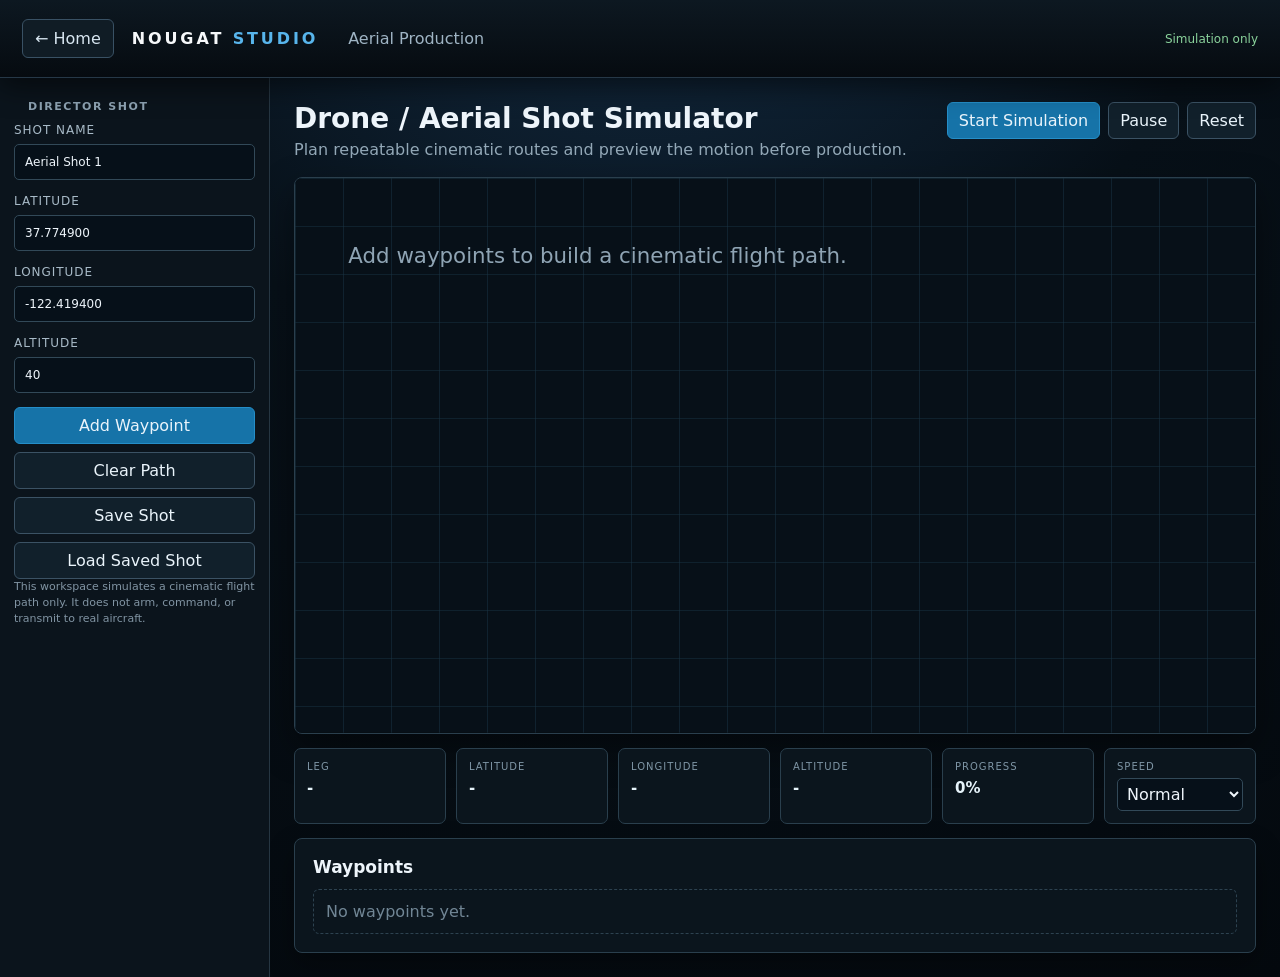
<file: pages/aerial.html>
<!doctype html>
<html lang="en">
<head>
  <meta charset="utf-8">
  <meta name="viewport" content="width=device-width,initial-scale=1,viewport-fit=cover">
  <meta name="theme-color" content="#071018">
  <title>Nougat Studio — Aerial Production</title>
  <link rel="stylesheet" href="workspace.css">
</head>
<body>
  <div class="workspace-shell">
    <header class="workspace-header">
      <a class="back-link" href="../index.html">← Home</a>
      <div class="brand"><strong>NOUGAT</strong> <span>STUDIO</span></div>
      <div class="workspace-title">Aerial Production</div>
      <div class="header-spacer"></div>
      <div class="status" id="flightStatus">Simulation only</div>
    </header>

    <main class="aerial-layout">
      <aside class="aerial-side">
        <div class="rail-title">Director Shot</div>
        <label class="field-stack">Shot name<input id="shotName" type="text" value="Aerial Shot 1"></label>
        <label class="field-stack">Latitude<input id="lat" type="number" step="0.000001" value="37.774900"></label>
        <label class="field-stack">Longitude<input id="lon" type="number" step="0.000001" value="-122.419400"></label>
        <label class="field-stack">Altitude<input id="alt" type="number" step="0.1" value="40"></label>
        <div class="tool-actions vertical-actions">
          <button class="btn primary" id="addWaypoint">Add Waypoint</button>
          <button class="btn" id="clearWaypoints">Clear Path</button>
          <button class="btn" id="saveShot">Save Shot</button>
          <button class="btn" id="loadShot">Load Saved Shot</button>
        </div>
        <div class="hint">This workspace simulates a cinematic flight path only. It does not arm, command, or transmit to real aircraft.</div>
      </aside>

      <section class="aerial-main">
        <div class="workspace-panel-head">
          <div>
            <h1>Drone / Aerial Shot Simulator</h1>
            <p>Plan repeatable cinematic routes and preview the motion before production.</p>
          </div>
          <div class="tool-actions">
            <button class="btn primary" id="simStart">Start Simulation</button>
            <button class="btn" id="simPause">Pause</button>
            <button class="btn" id="simReset">Reset</button>
          </div>
        </div>

        <div class="aerial-stage-card">
          <svg id="flightMap" class="flight-map" viewBox="0 0 900 520" role="img" aria-label="Aerial shot path simulation"></svg>
        </div>

        <div class="telemetry-grid">
          <div><span>Leg</span><strong id="simLeg">-</strong></div>
          <div><span>Latitude</span><strong id="simLat">-</strong></div>
          <div><span>Longitude</span><strong id="simLon">-</strong></div>
          <div><span>Altitude</span><strong id="simAlt">-</strong></div>
          <div><span>Progress</span><strong id="simPct">0%</strong></div>
          <div><span>Speed</span><select id="simSpeed"><option value=".03">Slow</option><option value=".08" selected>Normal</option><option value=".2">Fast</option></select></div>
        </div>

        <section class="tool-card aerial-waypoints">
          <h2>Waypoints</h2>
          <div id="waypointList" class="part-list"><div class="tool-empty">No waypoints yet.</div></div>
        </section>
      </section>
    </main>
  </div>
  <script src="aerial.js"></script>
</body>
</html>
</file>
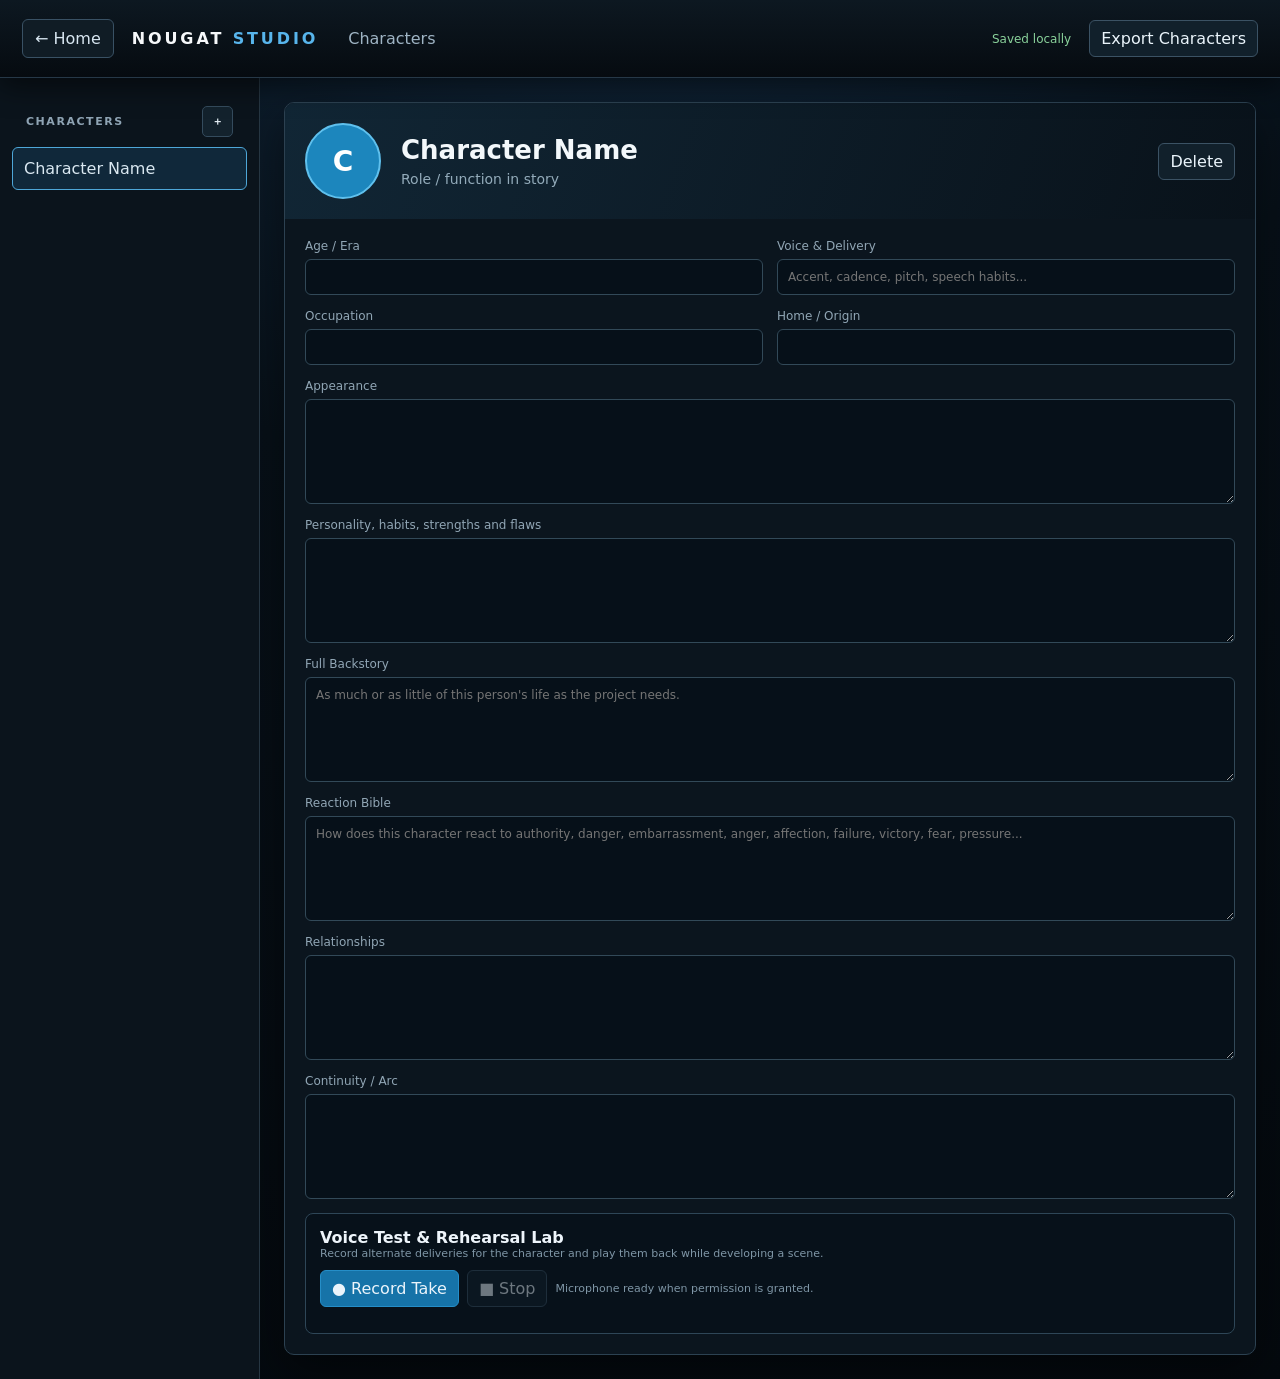
<file: pages/characters.html>
<!doctype html>
<html lang="en">
<head>
  <meta charset="utf-8">
  <meta name="viewport" content="width=device-width,initial-scale=1">
  <meta name="theme-color" content="#071018">
  <title>Characters | Nougat Studio</title>
  <link rel="stylesheet" href="workspace.css">
  <style>.character-shell{display:grid;grid-template-columns:260px minmax(0,1fr);min-height:calc(100vh - 78px)}.character-sidebar{background:#0b141c;border-right:1px solid #263642;padding:12px;overflow:auto}.character-sidebar button.entry{width:100%;padding:11px;margin-bottom:7px;text-align:left;background:#071018;border:1px solid #2d414f;border-radius:6px;color:#dae8f1;cursor:pointer}.character-sidebar button.entry.active{border-color:#4ea7d8;background:#10283a}.character-main{padding:24px;overflow:auto}.character-card{max-width:1050px;margin:auto;background:#0b151e;border:1px solid #2c4151;border-radius:10px;box-shadow:0 16px 48px #0007;overflow:hidden}.character-banner{display:flex;align-items:center;gap:18px;padding:20px;background:linear-gradient(110deg,#112635,#09121a)}.avatar{width:76px;height:76px;border-radius:50%;display:grid;place-items:center;background:#1c86bd;color:#fff;font-weight:900;font-size:28px;border:2px solid #5fc0ed}.identity{flex:1}.identity input{display:block;width:100%;background:transparent;border:0;color:#f3f8fb;outline:0}.identity .name{font-size:26px;font-weight:800}.identity .role{font-size:14px;color:#93abba;margin-top:4px}.char-form{display:grid;grid-template-columns:1fr 1fr;gap:14px;padding:20px}.char-form label{display:flex;flex-direction:column;gap:6px;color:#91a6b5;font-size:12px}.char-form .wide{grid-column:1/-1}.char-form input,.char-form textarea{background:#061019;color:#eef5fb;border:1px solid #324958;border-radius:6px;padding:10px}.char-form textarea{min-height:105px;resize:vertical}.voice-lab{grid-column:1/-1;background:#07111a;border:1px solid #2e4657;border-radius:8px;padding:14px}.voice-controls{display:flex;align-items:center;gap:8px;flex-wrap:wrap}.recording{background:#7d1f28!important;border-color:#d45b65!important}.takes{display:grid;gap:7px;margin-top:12px}.take{display:grid;grid-template-columns:1fr auto;gap:8px;align-items:center;background:#0b1720;border:1px solid #2a404f;border-radius:6px;padding:8px}.take audio{width:100%;height:32px}.small{font-size:11px;color:#7f96a6}@media(max-width:760px){.character-shell{grid-template-columns:1fr}.character-sidebar{max-height:210px}.char-form{grid-template-columns:1fr}.char-form .wide,.voice-lab{grid-column:1}}</style>
</head>
<body>
<div class="workspace-shell">
  <header class="workspace-header">
    <a class="back-link" href="../index.html">← Home</a>
    <div class="brand"><strong>Nougat</strong> <span>Studio</span></div>
    <div class="workspace-title">Characters</div>
    <div class="header-spacer"></div>
    <span id="saveState" class="status">Saved locally</span>
    <button id="exportCharactersBtn" class="btn">Export Characters</button>
  </header>
  <main class="character-shell">
    <aside class="character-sidebar">
      <div class="rail-title row"><span>Characters</span><button id="addCharacterBtn" class="mini">＋</button></div>
      <div id="characterList"></div>
    </aside>
    <section class="character-main">
      <article class="character-card">
        <div class="character-banner">
          <div id="characterInitial" class="avatar">C</div>
          <div class="identity"><input id="name" class="name" value="Character Name"><input id="role" class="role" value="Role / function in story"></div>
          <button id="deleteCharacterBtn" class="btn">Delete</button>
        </div>
        <div class="char-form">
          <label>Age / Era<input id="age"></label>
          <label>Voice &amp; Delivery<input id="voice" placeholder="Accent, cadence, pitch, speech habits..."></label>
          <label>Occupation<input id="occupation"></label>
          <label>Home / Origin<input id="origin"></label>
          <label class="wide">Appearance<textarea id="appearance"></textarea></label>
          <label class="wide">Personality, habits, strengths and flaws<textarea id="traits"></textarea></label>
          <label class="wide">Full Backstory<textarea id="backstory" placeholder="As much or as little of this person's life as the project needs."></textarea></label>
          <label class="wide">Reaction Bible<textarea id="reactions" placeholder="How does this character react to authority, danger, embarrassment, anger, affection, failure, victory, fear, pressure..."></textarea></label>
          <label class="wide">Relationships<textarea id="relationships"></textarea></label>
          <label class="wide">Continuity / Arc<textarea id="continuity"></textarea></label>
          <section class="voice-lab">
            <div class="row"><div><strong>Voice Test &amp; Rehearsal Lab</strong><div class="small">Record alternate deliveries for the character and play them back while developing a scene.</div></div></div>
            <div class="voice-controls" style="margin-top:10px"><button id="recordBtn" class="btn primary">● Record Take</button><button id="stopBtn" class="btn" disabled>■ Stop</button><span id="voiceStatus" class="small">Microphone ready when permission is granted.</span></div>
            <div id="takes" class="takes"></div>
          </section>
        </div>
      </article>
    </section>
  </main>
</div>
<script src="characters.js"></script>
</body>
</html>
</file>
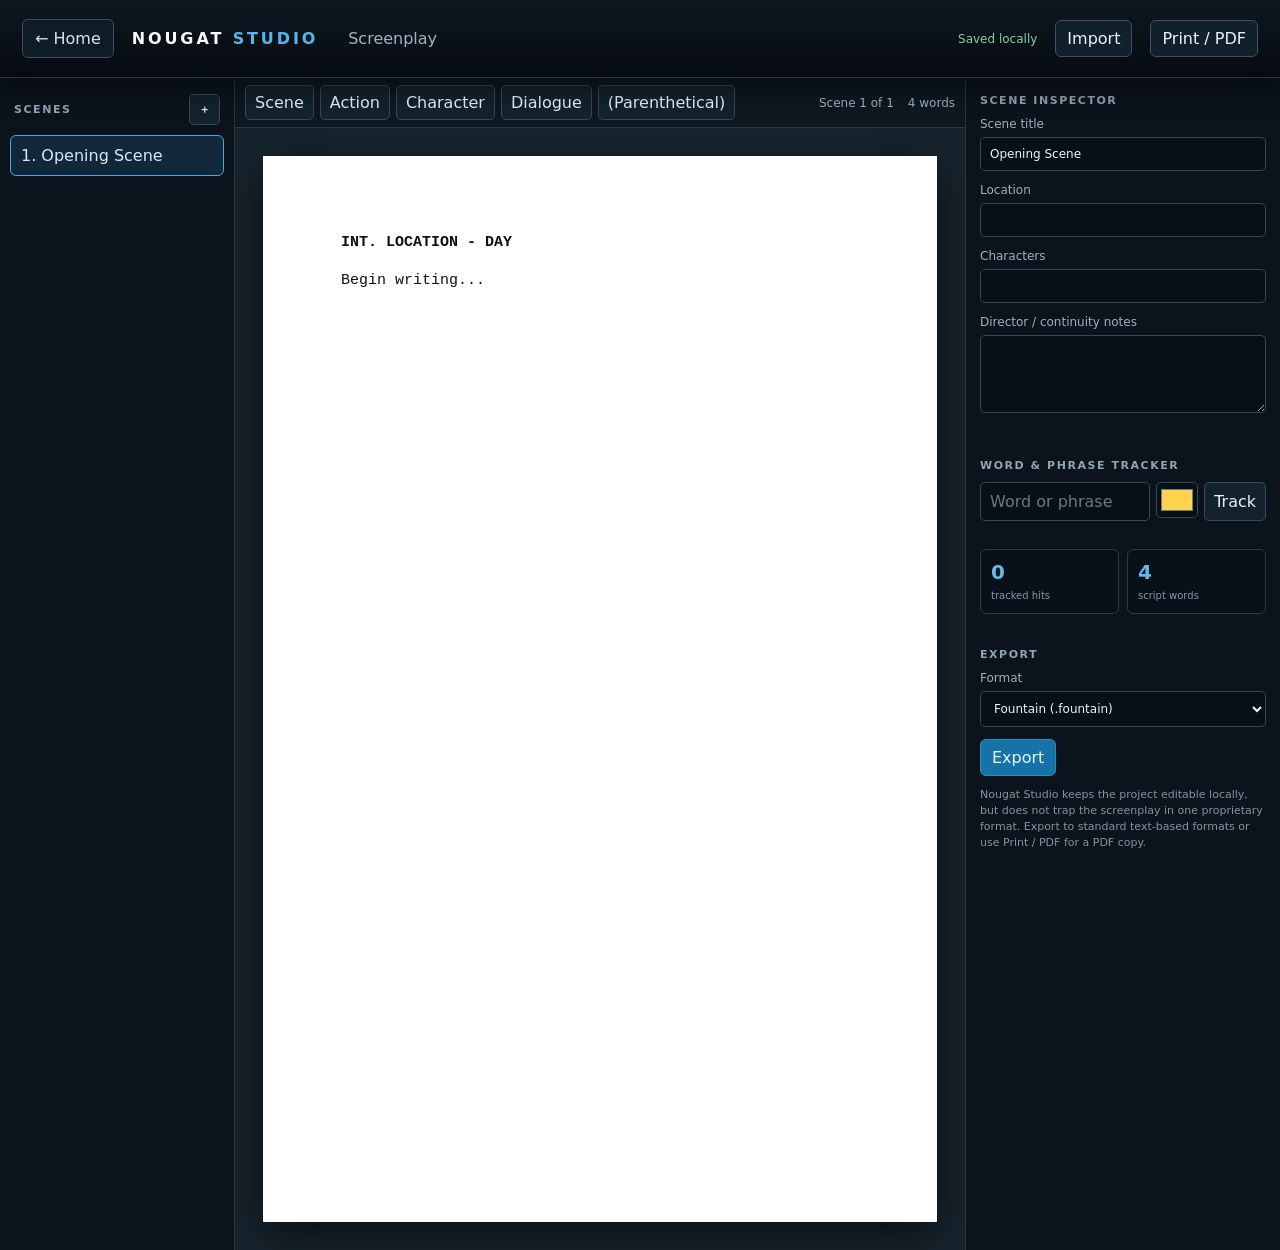
<file: pages/screenplay.html>
<!doctype html>
<html lang="en">
<head>
  <meta charset="utf-8">
  <meta name="viewport" content="width=device-width,initial-scale=1">
  <meta name="theme-color" content="#071018">
  <title>Screenplay | Nougat Studio</title>
  <link rel="stylesheet" href="workspace.css">
</head>
<body>
<div class="workspace-shell">
  <header class="workspace-header">
    <a class="back-link" href="../index.html">← Home</a>
    <div class="brand"><strong>Nougat</strong> <span>Studio</span></div>
    <div class="workspace-title">Screenplay</div>
    <div class="header-spacer"></div>
    <span id="saveState" class="status">Saved locally</span>
    <label class="btn file-btn">Import<input id="importInput" type="file" accept=".txt,.fountain,.json,text/plain,application/json"></label>
    <button id="printBtn" class="btn">Print / PDF</button>
  </header>

  <main class="screenplay-grid">
    <aside class="rail">
      <div class="rail-title row"><span>Scenes</span><button id="newSceneBtn" class="mini" type="button">＋</button></div>
      <div id="sceneList" class="scene-list"></div>
    </aside>

    <section class="editor-column">
      <div class="format-bar">
        <button data-format="scene" type="button">Scene</button>
        <button data-format="action" type="button">Action</button>
        <button data-format="character" type="button">Character</button>
        <button data-format="dialogue" type="button">Dialogue</button>
        <button data-format="parenthetical" type="button">(Parenthetical)</button>
        <div class="meta"><span id="sceneCounter">Scene 1 of 1</span><span id="wordCount">0 words</span></div>
      </div>
      <div class="paper-scroll">
        <article class="paper">
          <div id="scriptEditor" class="script-editor" contenteditable="true" spellcheck="true"></div>
        </article>
      </div>
    </section>

    <aside class="rail right">
      <div class="rail-title">Scene Inspector</div>
      <div class="form">
        <label>Scene title<input id="sceneTitleInput"></label>
        <label>Location<input id="sceneLocationInput"></label>
        <label>Characters<input id="sceneCharactersInput"></label>
        <label>Director / continuity notes<textarea id="sceneNotesInput"></textarea></label>
      </div>

      <div class="rail-title">Word &amp; Phrase Tracker</div>
      <div class="form">
        <div class="tracker-form">
          <input id="trackedWordInput" placeholder="Word or phrase">
          <input id="trackedWordColor" type="color" value="#ffd54f" aria-label="Highlight color">
          <button id="trackWordBtn" class="mini" type="button">Track</button>
        </div>
        <div id="trackedWords" class="tracker-list"></div>
        <div class="count-box">
          <div><strong id="trackedTotal">0</strong><span>tracked hits</span></div>
          <div><strong id="scriptWordTotal">0</strong><span>script words</span></div>
        </div>
      </div>

      <div class="rail-title">Export</div>
      <div class="form">
        <label>Format<select id="exportFormat"><option value="fountain">Fountain (.fountain)</option><option value="txt">Plain Text (.txt)</option><option value="html">HTML (.html)</option><option value="json">Nougat Project JSON (.json)</option></select></label>
        <button id="exportBtn" class="btn primary" type="button">Export</button>
        <p class="hint">Nougat Studio keeps the project editable locally, but does not trap the screenplay in one proprietary format. Export to standard text-based formats or use Print / PDF for a PDF copy.</p>
      </div>
    </aside>
  </main>
</div>
<script src="screenplay.js"></script>
</body>
</html>
</file>
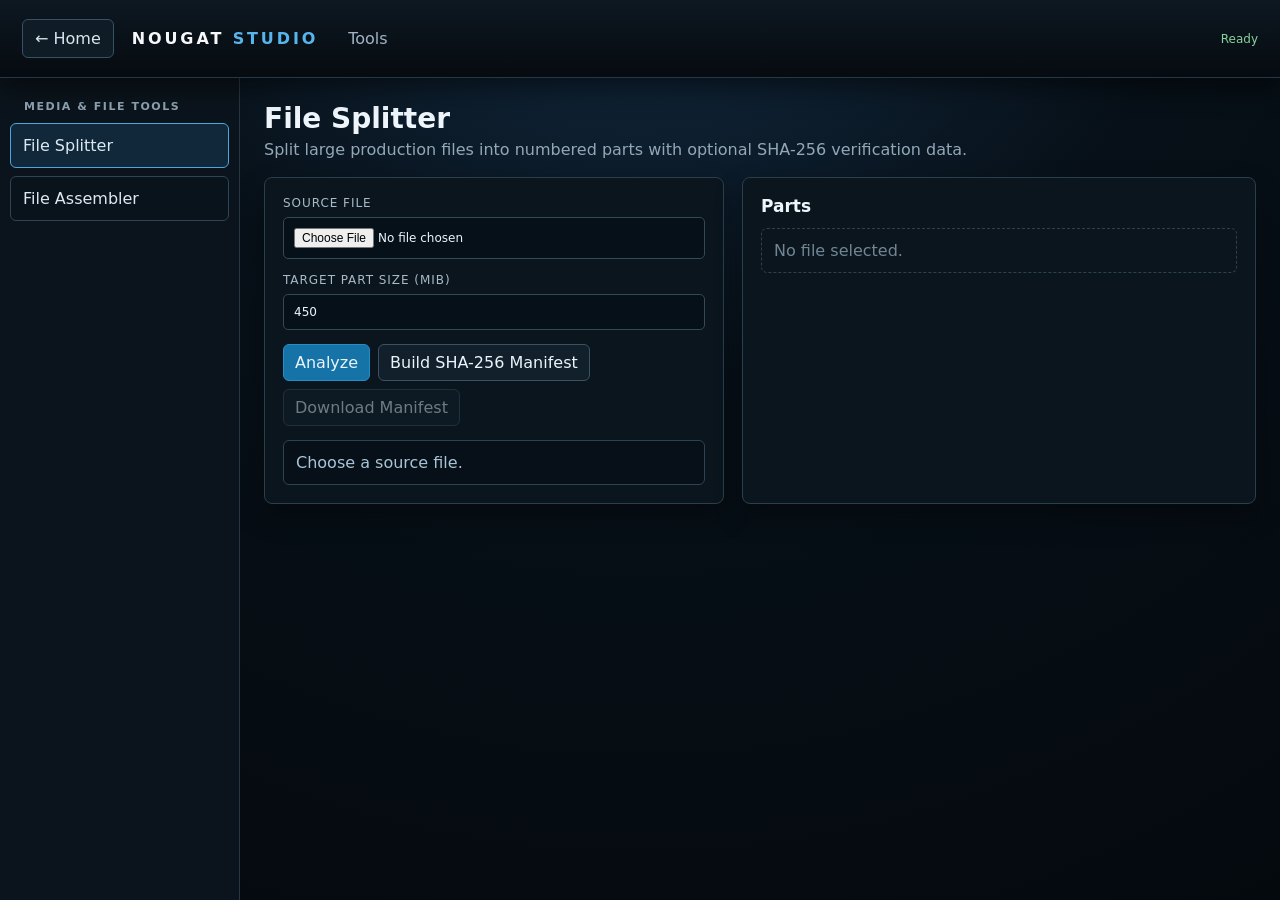
<file: pages/tools.html>
<!doctype html>
<html lang="en">
<head>
  <meta charset="utf-8">
  <meta name="viewport" content="width=device-width,initial-scale=1,viewport-fit=cover">
  <meta name="theme-color" content="#071018">
  <title>Nougat Studio — Tools</title>
  <link rel="stylesheet" href="workspace.css">
</head>
<body>
  <div class="workspace-shell">
    <header class="workspace-header">
      <a class="back-link" href="../index.html">← Home</a>
      <div class="brand"><strong>NOUGAT</strong> <span>STUDIO</span></div>
      <div class="workspace-title">Tools</div>
      <div class="header-spacer"></div>
      <div class="status" id="toolStatus">Ready</div>
    </header>

    <main class="tools-layout">
      <aside class="tool-nav-panel">
        <div class="rail-title">Media & File Tools</div>
        <button class="tool-nav active" data-view="splitter">File Splitter</button>
        <button class="tool-nav" data-view="assembler">File Assembler</button>
      </aside>

      <section class="tool-workspace">
        <section id="splitterView" class="tool-view active">
          <div class="workspace-panel-head">
            <div>
              <h1>File Splitter</h1>
              <p>Split large production files into numbered parts with optional SHA-256 verification data.</p>
            </div>
          </div>

          <div class="tool-card-grid">
            <section class="tool-card">
              <label class="field-stack">Source file<input id="splitFile" type="file"></label>
              <label class="field-stack">Target part size (MiB)<input id="splitTarget" type="number" min="1" max="476" value="450"></label>
              <div class="tool-actions">
                <button class="btn primary" id="splitAnalyze">Analyze</button>
                <button class="btn" id="splitHash">Build SHA-256 Manifest</button>
                <button class="btn" id="splitManifest" disabled>Download Manifest</button>
              </div>
              <div class="tool-output" id="splitSummary">Choose a source file.</div>
            </section>

            <section class="tool-card">
              <h2>Parts</h2>
              <div id="splitParts" class="part-list"><div class="tool-empty">No file selected.</div></div>
            </section>
          </div>
        </section>

        <section id="assemblerView" class="tool-view">
          <div class="workspace-panel-head">
            <div>
              <h1>File Assembler</h1>
              <p>Verify and rebuild numbered parts created by Nougat Studio or compatible splitters.</p>
            </div>
          </div>

          <div class="tool-card-grid">
            <section class="tool-card">
              <label class="field-stack">Part files<input id="assembleParts" type="file" multiple></label>
              <label class="field-stack">Manifest (optional)<input id="assembleManifestFile" type="file" accept="application/json,.json"></label>
              <label class="field-stack">Output filename<input id="assembleName" type="text" placeholder="reassembled-file.bin"></label>
              <div class="tool-actions">
                <button class="btn" id="assembleVerify">Verify Parts</button>
                <button class="btn primary" id="assembleRun">Assemble / Download</button>
              </div>
              <div class="tool-output" id="assembleStatus">Select numbered parts.</div>
            </section>

            <section class="tool-card">
              <h2>Selected Parts</h2>
              <div id="assembleList" class="part-list"><div class="tool-empty">No parts selected.</div></div>
            </section>
          </div>
        </section>
      </section>
    </main>
  </div>
  <script src="tools.js"></script>
</body>
</html>
</file>
<file: pages/workspace.css>
*{box-sizing:border-box}html,body{margin:0;min-height:100%;background:#071018;color:#eef5fb;font-family:Inter,system-ui,-apple-system,BlinkMacSystemFont,"Segoe UI",sans-serif}button,input,textarea,select{font:inherit}.workspace-shell{min-height:100vh;display:grid;grid-template-rows:auto 1fr;background:radial-gradient(circle at 50% -20%,#15304a 0,#071018 45%,#04090e 100%)}.workspace-header{height:78px;display:flex;align-items:center;gap:18px;padding:0 22px;background:linear-gradient(#0d1821,#060b10);border-bottom:1px solid #263847;box-shadow:0 8px 28px #0008;position:sticky;top:0;z-index:20}.back-link{color:#d8e6f1;text-decoration:none;border:1px solid #395164;border-radius:6px;padding:9px 12px;background:#101c25}.back-link:hover{background:#172936}.brand{font-weight:800;letter-spacing:.18em;text-transform:uppercase}.brand strong{color:#f6f8fa}.brand span{color:#58b5ec}.workspace-title{margin-left:12px;color:#9fb4c4}.header-spacer{flex:1}.status{font-size:12px;color:#8ad29b}.btn{border:1px solid #3b5264;color:#eaf4fb;background:#11202b;border-radius:6px;padding:8px 11px;cursor:pointer}.btn:hover{background:#1a3140}.btn.primary{background:#1673a8;border-color:#258ec8}.btn.primary:hover{background:#1b85be}.btn:disabled{opacity:.45;cursor:not-allowed}.file-btn input{display:none}.screenplay-grid{min-height:0;display:grid;grid-template-columns:235px minmax(520px,1fr) 315px}.rail{background:#0b141c;border-right:1px solid #263642;overflow:auto}.rail.right{border-right:0;border-left:1px solid #263642}.rail-title{padding:16px 14px 10px;color:#8fa4b4;font-size:11px;font-weight:800;letter-spacing:.14em;text-transform:uppercase}.row{display:flex;align-items:center;justify-content:space-between;gap:8px}.scene-list,.tracker-list{padding:0 10px 18px}.scene-list button{width:100%;display:block;text-align:left;margin:0 0 7px;padding:10px;background:#071018;color:#dae8f1;border:1px solid #2d414f;border-radius:6px;cursor:pointer}.scene-list button.active{border-color:#4ea7d8;background:#10283a}.editor-column{min-width:0;display:flex;flex-direction:column;background:#17242e}.format-bar{min-height:48px;display:flex;align-items:center;gap:6px;padding:7px 10px;background:#0d1821;border-bottom:1px solid #2a3a47;flex-wrap:wrap}.format-bar button,.mini{border:1px solid #344b5d;background:#13222d;color:#e6f0f6;border-radius:5px;padding:7px 9px;cursor:pointer}.format-bar .meta{margin-left:auto;color:#9db0bf;font-size:12px;display:flex;gap:14px}.paper-scroll{flex:1;overflow:auto;padding:28px}.paper{width:min(816px,100%);min-height:1056px;margin:0 auto;background:#fff;color:#111;box-shadow:0 12px 40px #0009;padding:76px 78px 90px}.script-editor{outline:none;min-height:900px;font:15px/1.45 "Courier New",Courier,monospace}.script-editor p{margin:0 0 16px}.script-editor .scene{font-weight:700;text-transform:uppercase}.script-editor .action{margin-bottom:16px}.script-editor .character{text-transform:uppercase;text-align:center;margin:22px 0 0}.script-editor .dialogue{width:62%;margin:0 auto 16px}.script-editor .parenthetical{width:48%;margin:0 auto;text-align:center}.form{padding:0 14px 18px}.form label{display:flex;flex-direction:column;gap:6px;margin:0 0 12px;color:#9fb0bd;font-size:12px}.form input,.form textarea,.form select{width:100%;background:#061019;color:#eef5fb;border:1px solid #324958;border-radius:5px;padding:9px}.form textarea{min-height:78px;resize:vertical}.tracker-form{display:grid;grid-template-columns:1fr 42px auto;gap:6px}.tracker-form input[type=color]{padding:2px;height:36px}.tracker-item{padding:9px;background:#081119;border:1px solid #2c3f4c;border-radius:6px;margin-bottom:7px;display:flex;align-items:center;justify-content:space-between}.tracker-term{display:flex;gap:7px;align-items:center}.dot{width:10px;height:10px;border-radius:50%}.export-row{display:grid;grid-template-columns:1fr 1fr;gap:7px;margin-top:9px}.hint{font-size:11px;line-height:1.45;color:#8194a3}.count-box{display:grid;grid-template-columns:1fr 1fr;gap:8px;margin-top:10px}.count-box div{background:#081119;border:1px solid #293c49;border-radius:6px;padding:10px}.count-box strong{display:block;font-size:20px;color:#65b9e8}.count-box span{font-size:10px;color:#8397a6}.hit{border-radius:2px;padding:0 1px}.tools-layout{min-height:0;display:grid;grid-template-columns:240px 1fr}.tool-nav-panel{background:#0b141c;border-right:1px solid #263642;padding:6px 10px 18px}.tool-nav{width:100%;text-align:left;margin:0 0 8px;padding:12px;border:1px solid #2f4555;border-radius:6px;background:#09131b;color:#dce9f2;cursor:pointer}.tool-nav.active{border-color:#4ea7d8;background:#10283a}.tool-workspace{padding:24px;overflow:auto}.tool-view{display:none}.tool-view.active{display:block}.workspace-panel-head{display:flex;justify-content:space-between;gap:18px;align-items:flex-start;margin:0 0 18px}.workspace-panel-head h1{margin:0 0 5px;font-size:28px}.workspace-panel-head p{margin:0;color:#93a8b7}.tool-card-grid{display:grid;grid-template-columns:minmax(320px,460px) minmax(420px,1fr);gap:18px}.tool-card{background:#0b151d;border:1px solid #2a3f4d;border-radius:8px;padding:18px;box-shadow:0 12px 28px #0005}.tool-card h2{margin:0 0 12px;font-size:17px}.field-stack{display:flex;flex-direction:column;gap:7px;margin:0 0 14px;color:#a8bac7;font-size:12px;text-transform:uppercase;letter-spacing:.08em}.field-stack input,.field-stack select{background:#061019;color:#eef5fb;border:1px solid #324958;border-radius:5px;padding:10px}.tool-actions{display:flex;gap:8px;flex-wrap:wrap}.vertical-actions{flex-direction:column}.tool-output{margin-top:14px;padding:12px;border:1px solid #2b4353;border-radius:6px;background:#071018;color:#a8c5d7;min-height:44px}.part-list{display:grid;gap:8px}.part-row{display:flex;justify-content:space-between;align-items:center;gap:12px;padding:11px;background:#071018;border:1px solid #2a3f4d;border-radius:6px}.part-row div{min-width:0}.part-row strong,.part-row span{display:block}.part-row strong{overflow:hidden;text-overflow:ellipsis;white-space:nowrap}.part-row span{margin-top:3px;color:#8ea4b3;font-size:12px}.static-row{justify-content:flex-start}.tool-empty{color:#718695;padding:12px;border:1px dashed #2d4250;border-radius:6px}.aerial-layout{min-height:0;display:grid;grid-template-columns:270px 1fr}.aerial-side{background:#0b141c;border-right:1px solid #263642;padding:6px 14px 18px;overflow:auto}.aerial-main{padding:24px;overflow:auto}.aerial-stage-card{background:#050b10;border:1px solid #2a3f4d;border-radius:8px;overflow:hidden;box-shadow:0 14px 36px #0006}.flight-map{display:block;width:100%;height:auto;min-height:360px}.telemetry-grid{display:grid;grid-template-columns:repeat(6,1fr);gap:10px;margin:14px 0}.telemetry-grid>div{background:#0b151d;border:1px solid #2a3f4d;border-radius:7px;padding:12px}.telemetry-grid span{display:block;color:#7f96a6;font-size:10px;text-transform:uppercase;letter-spacing:.1em;margin-bottom:6px}.telemetry-grid strong{font-size:15px;color:#e6f3fa}.telemetry-grid select{width:100%;background:#061019;color:#eef5fb;border:1px solid #324958;border-radius:5px;padding:5px}.aerial-waypoints{margin-top:0}@media(max-width:1000px){.screenplay-grid{grid-template-columns:190px 1fr}.rail.right{display:none}.tool-card-grid{grid-template-columns:1fr}.telemetry-grid{grid-template-columns:repeat(3,1fr)}}@media(max-width:720px){.screenplay-grid{grid-template-columns:1fr}.rail{display:none}.paper-scroll{padding:10px}.paper{padding:42px 30px}.workspace-title{display:none}.workspace-header{height:auto;min-height:68px;flex-wrap:wrap;padding:9px 12px}.header-spacer{display:none}.status{margin-left:auto}.tools-layout,.aerial-layout{grid-template-columns:1fr}.tool-nav-panel,.aerial-side{border-right:0;border-bottom:1px solid #263642}.tool-workspace,.aerial-main{padding:14px}.telemetry-grid{grid-template-columns:repeat(2,1fr)}.workspace-panel-head{flex-direction:column}}
</file>
